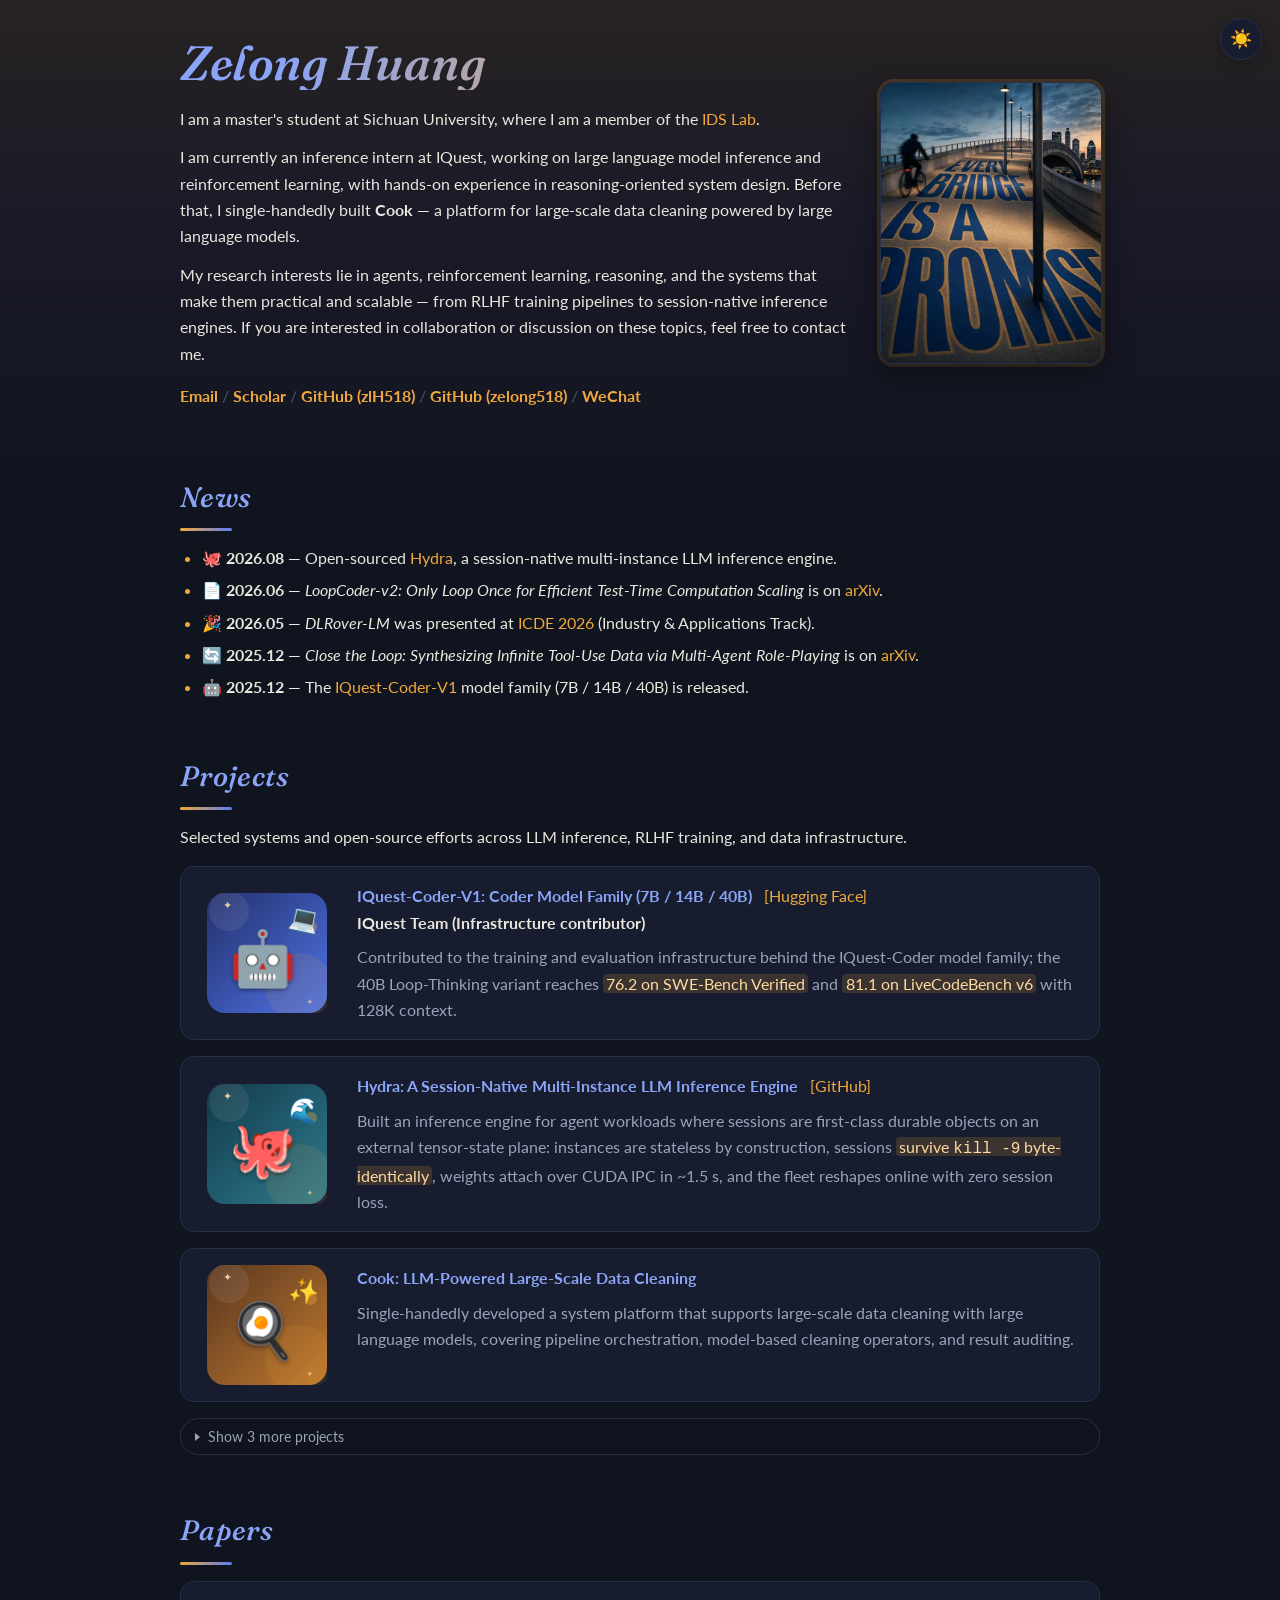
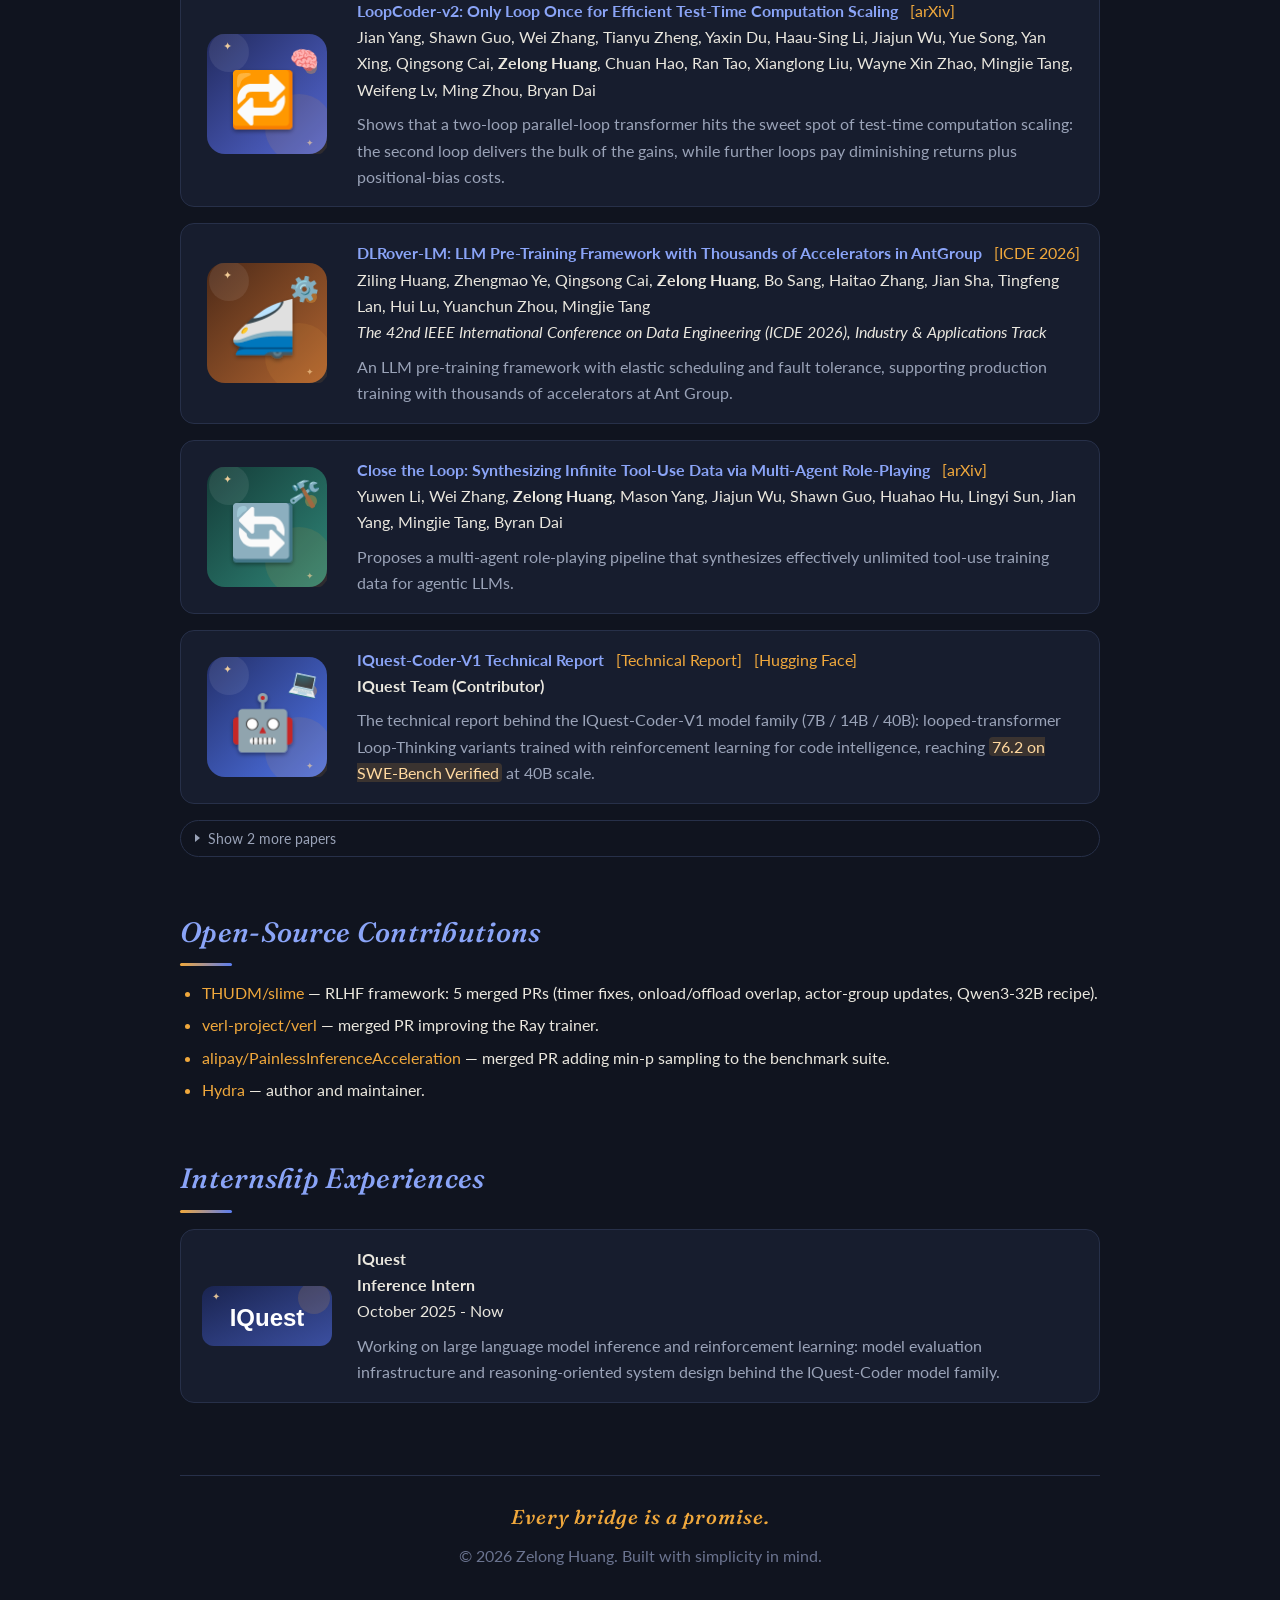
<file: index.html>
<!DOCTYPE HTML>
<html lang="en">
  <head>
    <meta charset="UTF-8">

    <title>Zelong Huang - LLM Systems</title>

    <meta name="author" content="Zelong Huang">
    <meta name="description" content="Personal website of Zelong Huang, working on LLM inference, reinforcement learning, and machine learning systems at IQuest and Sichuan University.">
    <meta name="viewport" content="width=device-width, initial-scale=1">
    <meta name="theme-color" content="#10141f">
    <link rel="canonical" href="https://zelong518.github.io/">

    <!-- Open Graph / Facebook -->
    <meta property="og:type" content="website">
    <meta property="og:url" content="https://zelong518.github.io/">
    <meta property="og:title" content="Zelong Huang - LLM Systems">
    <meta property="og:site_name" content="Zelong Huang">
    <meta property="og:description" content="Working on LLM inference, reinforcement learning, and machine learning systems at IQuest and Sichuan University.">
    <meta property="og:image" content="https://zelong518.github.io/images/zelong/person.jpg">

    <!-- Twitter -->
    <meta property="twitter:card" content="summary">
    <meta property="twitter:url" content="https://zelong518.github.io/">
    <meta property="twitter:title" content="Zelong Huang - LLM Systems">
    <meta property="twitter:description" content="Working on LLM inference, reinforcement learning, and machine learning systems at IQuest and Sichuan University.">

    <link rel="icon" href="images/favicon/favicon.svg" type="image/svg+xml">
    <link rel="preconnect" href="https://fonts.googleapis.com">
    <link rel="preconnect" href="https://fonts.gstatic.com" crossorigin>
    <link rel="stylesheet" href="https://fonts.googleapis.com/css2?family=Fraunces:ital,opsz,wght@0,9..144,400..650;1,9..144,400..650&family=Lato:ital,wght@0,400;0,700;1,400;1,700&display=swap">
    <link rel="stylesheet" type="text/css" href="stylesheet.css">
    <script>
      try {
        if (localStorage.getItem('theme') === 'light') {
          document.documentElement.setAttribute('data-theme', 'light');
        }
      } catch (e) {}
    </script>


  </head>

  <body>
    <button id="theme-toggle" class="theme-toggle" type="button" aria-label="Switch to day theme">☀️</button>
    <main class="container">
      <header class="hero">
        <div class="hero-main">
          <h1 class="name">Zelong Huang</h1>
          <p>
            I am a master's student at Sichuan University, where I am a member of the
            <a href="https://ids-lab-asia.github.io/" target="_blank" rel="noopener noreferrer">IDS Lab</a>.
          </p>
          <p>
            I am currently an inference intern at IQuest, working on large language model inference and
            reinforcement learning, with hands-on experience in reasoning-oriented system design.
            Before that, I single-handedly built <strong>Cook</strong> &mdash; a platform for large-scale
            data cleaning powered by large language models.
          </p>
          <p>
            My research interests lie in agents, reinforcement learning, reasoning, and the systems that
            make them practical and scalable &mdash; from RLHF training pipelines to session-native
            inference engines. If you are interested in collaboration or discussion on these topics,
            feel free to contact me.
          </p>

          <p class="links">
            <a href="email.html">Email</a>
            <span class="sep" aria-hidden="true">/</span>
            <a href="https://scholar.google.com/citations?user=677aztEAAAAJ&amp;hl=en" target="_blank" rel="noopener noreferrer">Scholar</a>
            <span class="sep" aria-hidden="true">/</span>
            <a href="https://github.com/zlH518" target="_blank" rel="noopener noreferrer">GitHub (zlH518)</a>
            <span class="sep" aria-hidden="true">/</span>
            <a href="https://github.com/zelong518" target="_blank" rel="noopener noreferrer">GitHub (zelong518)</a>
            <span class="sep" aria-hidden="true">/</span>
            <a href="weixin.html">WeChat</a>
          </p>
        </div>
        <div class="hero-aside">
          <a href="images/zelong/person.jpg" aria-label="Open avatar of Zelong Huang">
            <img class="avatar" alt="Avatar of Zelong Huang — a dusk footbridge painted with the words EVERY BRIDGE IS A PROMISE" src="images/zelong/person.jpg" style="--avatar-x: 50%; --avatar-y: 50%;">
          </a>
        </div>
      </header>

      <section class="section">
        <h2>News</h2>
        <ul class="list">
          <li>🐙 <strong>2026.08</strong> &mdash; Open-sourced <a href="https://github.com/zelong518/Hydra" target="_blank" rel="noopener noreferrer">Hydra</a>, a session-native multi-instance LLM inference engine.</li>
          <li>📄 <strong>2026.06</strong> &mdash; <em>LoopCoder-v2: Only Loop Once for Efficient Test-Time Computation Scaling</em> is on <a href="https://arxiv.org/abs/2606.18023" target="_blank" rel="noopener noreferrer">arXiv</a>.</li>
          <li>🎉 <strong>2026.05</strong> &mdash; <em>DLRover-LM</em> was presented at <a href="https://icde2026.github.io/ia-papers.html" target="_blank" rel="noopener noreferrer">ICDE 2026</a> (Industry &amp; Applications Track).</li>
          <li>🔄 <strong>2025.12</strong> &mdash; <em>Close the Loop: Synthesizing Infinite Tool-Use Data via Multi-Agent Role-Playing</em> is on <a href="https://arxiv.org/abs/2512.23611" target="_blank" rel="noopener noreferrer">arXiv</a>.</li>
          <li>🤖 <strong>2025.12</strong> &mdash; The <a href="https://huggingface.co/IQuestLab/IQuest-Coder-V1-40B-Loop-Thinking" target="_blank" rel="noopener noreferrer">IQuest-Coder-V1</a> model family (7B / 14B / 40B) is released.</li>
        </ul>
      </section>

      <section class="section">
        <h2>Projects</h2>
        <p>Selected systems and open-source efforts across LLM inference, RLHF training, and data infrastructure.</p>

        <div class="entries">
          <article class="entry">
            <div class="entry-media">
              <img class="entry-img" src="images/zelong/iquest-coder.svg" alt="Artwork for IQuest-Coder-V1" width="120" height="120" loading="lazy">
            </div>
            <div class="entry-body">
              <div class="entry-heading">
                <span class="papertitle">IQuest-Coder-V1: Coder Model Family (7B / 14B / 40B)</span>
                <span class="entry-links-inline">
                  <a href="https://huggingface.co/IQuestLab/IQuest-Coder-V1-40B-Loop-Thinking" target="_blank" rel="noopener noreferrer" aria-label="Open IQuest-Coder-V1 on Hugging Face">[Hugging Face]</a>
                </span>
              </div>
              <strong>IQuest Team (Infrastructure contributor)</strong>
              <p>Contributed to the training and evaluation infrastructure behind the IQuest-Coder model family; the 40B Loop-Thinking variant reaches <mark>76.2 on SWE-Bench Verified</mark> and <mark>81.1 on LiveCodeBench v6</mark> with 128K context.</p>
            </div>
          </article>

          <article class="entry">
            <div class="entry-media">
              <img class="entry-img" src="images/zelong/hydra.svg" alt="Artwork for Hydra" width="120" height="120" loading="lazy">
            </div>
            <div class="entry-body">
              <div class="entry-heading">
                <span class="papertitle">Hydra: A Session-Native Multi-Instance LLM Inference Engine</span>
                <span class="entry-links-inline">
                  <a href="https://github.com/zelong518/Hydra" target="_blank" rel="noopener noreferrer" aria-label="Open the Hydra GitHub repository">[GitHub]</a>
                </span>
              </div>
              <p>Built an inference engine for agent workloads where sessions are first-class durable objects on an external tensor-state plane: instances are stateless by construction, sessions <mark>survive <code>kill -9</code> byte-identically</mark>, weights attach over CUDA IPC in ~1.5 s, and the fleet reshapes online with zero session loss.</p>
            </div>
          </article>

          <article class="entry">
            <div class="entry-media">
              <img class="entry-img" src="images/zelong/cook.svg" alt="Artwork for Cook" width="120" height="120" loading="lazy">
            </div>
            <div class="entry-body">
              <div class="entry-heading">
                <span class="papertitle">Cook: LLM-Powered Large-Scale Data Cleaning</span>
              </div>
              <p>Single-handedly developed a system platform that supports large-scale data cleaning with large language models, covering pipeline orchestration, model-based cleaning operators, and result auditing.</p>
            </div>
          </article>

          <details class="entries-more">
            <summary>
              <span class="entries-more__show">Show 3 more projects</span>
              <span class="entries-more__hide">Show less</span>
            </summary>

            <article class="entry">
              <div class="entry-media">
                <img class="entry-img" src="images/zelong/rlhf.svg" alt="Artwork for multi-task RLHF system" width="120" height="120" loading="lazy">
              </div>
              <div class="entry-body">
                <div class="entry-heading">
                  <span class="papertitle">Multi-Task RLHF Training System on slime (Megatron + SGLang)</span>
                </div>
                <p>Implemented a multi-task pipeline-bubble-filling framework that interleaves rollout and training phases across RL tasks, plus a runtime-metric-driven adaptive GPU allocation algorithm &mdash; shortening end-to-end RLHF training by 23.8&ndash;36.1% without accuracy loss.</p>
              </div>
            </article>

            <article class="entry">
              <div class="entry-media">
                <img class="entry-img" src="images/zelong/evalplat.svg" alt="Artwork for evaluation and data platform" width="120" height="120" loading="lazy">
              </div>
              <div class="entry-body">
                <div class="entry-heading">
                  <span class="papertitle">LLM Evaluation &amp; Data-Transfer Platform</span>
                </div>
                <p>Optimized a Temporal + vLLM evaluation pipeline for parallel multi-model, multi-benchmark runs (&gt;30% faster end-to-end); built a lineage-tracked GPFS&harr;OSS data-transfer service and a Chatbot-Arena-style side-by-side comparison platform.</p>
              </div>
            </article>

            <article class="entry">
              <div class="entry-media">
                <img class="entry-img" src="images/zelong/moe.svg" alt="Artwork for MoE distributed training" width="120" height="120" loading="lazy">
              </div>
              <div class="entry-body">
                <div class="entry-heading">
                  <span class="papertitle">MoE Distributed Training at 3072 &times; Ascend 910B</span>
                </div>
                <p>Studied FSDP+EP hybrid parallelism for MoE models at thousand-card scale; improved prefetch-based communication/computation overlap to reach 24% MFU, and designed fine-grained failure self-healing that raised effective training time to 95%.</p>
              </div>
            </article>
          </details>
        </div>
      </section>

      <section class="section">
        <h2>Papers</h2>
        <div class="entries">
          <article class="entry">
            <div class="entry-media">
              <img class="entry-img" src="images/zelong/loopcoder.svg" alt="Artwork for LoopCoder-v2" width="120" height="120" loading="lazy">
            </div>
            <div class="entry-body">
              <div class="entry-heading">
                <span class="papertitle">LoopCoder-v2: Only Loop Once for Efficient Test-Time Computation Scaling</span>
                <span class="entry-links-inline">
                  <a href="https://arxiv.org/abs/2606.18023" target="_blank" rel="noopener noreferrer" aria-label="Read LoopCoder-v2 on arXiv">[arXiv]</a>
                </span>
              </div>
              Jian Yang, Shawn Guo, Wei Zhang, Tianyu Zheng, Yaxin Du, Haau-Sing Li, Jiajun Wu, Yue Song, Yan Xing, Qingsong Cai, <strong>Zelong Huang</strong>, Chuan Hao, Ran Tao, Xianglong Liu, Wayne Xin Zhao, Mingjie Tang, Weifeng Lv, Ming Zhou, Bryan Dai
              <p>Shows that a two-loop parallel-loop transformer hits the sweet spot of test-time computation scaling: the second loop delivers the bulk of the gains, while further loops pay diminishing returns plus positional-bias costs.</p>
            </div>
          </article>

          <article class="entry">
            <div class="entry-media">
              <img class="entry-img" src="images/zelong/dlrover.svg" alt="Artwork for DLRover-LM" width="120" height="120" loading="lazy">
            </div>
            <div class="entry-body">
              <div class="entry-heading">
                <span class="papertitle">DLRover-LM: LLM Pre-Training Framework with Thousands of Accelerators in AntGroup</span>
                <span class="entry-links-inline">
                  <a href="https://icde2026.github.io/ia-papers.html" target="_blank" rel="noopener noreferrer" aria-label="See DLRover-LM in the ICDE 2026 accepted papers list">[ICDE 2026]</a>
                </span>
              </div>
              Ziling Huang, Zhengmao Ye, Qingsong Cai, <strong>Zelong Huang</strong>, Bo Sang, Haitao Zhang, Jian Sha, Tingfeng Lan, Hui Lu, Yuanchun Zhou, Mingjie Tang
              <br>
              <em>The 42nd IEEE International Conference on Data Engineering (ICDE 2026), Industry &amp; Applications Track</em>
              <p>An LLM pre-training framework with elastic scheduling and fault tolerance, supporting production training with thousands of accelerators at Ant Group.</p>
            </div>
          </article>

          <article class="entry">
            <div class="entry-media">
              <img class="entry-img" src="images/zelong/closetheloop.svg" alt="Artwork for Close the Loop" width="120" height="120" loading="lazy">
            </div>
            <div class="entry-body">
              <div class="entry-heading">
                <span class="papertitle">Close the Loop: Synthesizing Infinite Tool-Use Data via Multi-Agent Role-Playing</span>
                <span class="entry-links-inline">
                  <a href="https://arxiv.org/abs/2512.23611" target="_blank" rel="noopener noreferrer" aria-label="Read Close the Loop on arXiv">[arXiv]</a>
                </span>
              </div>
              Yuwen Li, Wei Zhang, <strong>Zelong Huang</strong>, Mason Yang, Jiajun Wu, Shawn Guo, Huahao Hu, Lingyi Sun, Jian Yang, Mingjie Tang, Byran Dai
              <p>Proposes a multi-agent role-playing pipeline that synthesizes effectively unlimited tool-use training data for agentic LLMs.</p>
            </div>
          </article>

          <article class="entry">
            <div class="entry-media">
              <img class="entry-img" src="images/zelong/iquest-coder.svg" alt="Artwork for the IQuest-Coder-V1 Technical Report" width="120" height="120" loading="lazy">
            </div>
            <div class="entry-body">
              <div class="entry-heading">
                <span class="papertitle">IQuest-Coder-V1 Technical Report</span>
                <span class="entry-links-inline">
                  <a href="https://github.com/IQuestLab/IQuest-Coder-V1/blob/main/papers/IQuest_Coder_Technical_Report.pdf" target="_blank" rel="noopener noreferrer" aria-label="Read the IQuest-Coder-V1 technical report">[Technical Report]</a>
                  <a href="https://huggingface.co/IQuestLab/IQuest-Coder-V1-40B-Loop-Thinking" target="_blank" rel="noopener noreferrer" aria-label="Open IQuest-Coder-V1 on Hugging Face">[Hugging Face]</a>
                </span>
              </div>
              <strong>IQuest Team (Contributor)</strong>
              <p>The technical report behind the IQuest-Coder-V1 model family (7B / 14B / 40B): looped-transformer Loop-Thinking variants trained with reinforcement learning for code intelligence, reaching <mark>76.2 on SWE-Bench Verified</mark> at 40B scale.</p>
            </div>
          </article>

          <details class="entries-more">
            <summary>
              <span class="entries-more__show">Show 2 more papers</span>
              <span class="entries-more__hide">Show less</span>
            </summary>

          <article class="entry">
            <div class="entry-media">
              <img class="entry-img" src="images/zelong/mlora.svg" alt="Artwork for mLoRA" width="120" height="120" loading="lazy">
            </div>
            <div class="entry-body">
              <div class="entry-heading">
                <span class="papertitle">mLoRA: An Efficient System for Parallel Fine-Tuning of Multiple LoRA Adapters</span>
              </div>
              <strong>Major contributor</strong>
              <br>
              <em>Submitted to the ICDE Demo Track</em>
              <p>Built the demonstration scenarios (Text2SQL and LLM4DP downstream tasks) that showcase high-throughput parallel fine-tuning of many LoRA adapters, and collected the system experiment data for the submission.</p>
            </div>
          </article>

          <article class="entry">
            <div class="entry-media">
              <img class="entry-img" src="images/zelong/paper-rlhf.svg" alt="Artwork for RLHF paper in preparation" width="120" height="120" loading="lazy">
            </div>
            <div class="entry-body">
              <div class="entry-heading">
                <span class="papertitle">Multi-Task Pipeline-Bubble Filling for RLHF Training</span>
              </div>
              <em>In preparation</em>
              <p>Interleaves rollout and training phases across concurrent RL tasks with adaptive GPU re-allocation, delivering a <mark>23.8&ndash;36.1%</mark> end-to-end RLHF speedup without affecting convergence.</p>
            </div>
          </article>
          </details>
        </div>
      </section>

      <section class="section">
        <h2>Open-Source Contributions</h2>
        <ul class="list">
          <li><a href="https://github.com/THUDM/slime" target="_blank" rel="noopener noreferrer">THUDM/slime</a> &mdash; RLHF framework: 5 merged PRs (timer fixes, onload/offload overlap, actor-group updates, Qwen3-32B recipe).</li>
          <li><a href="https://github.com/verl-project/verl" target="_blank" rel="noopener noreferrer">verl-project/verl</a> &mdash; merged PR improving the Ray trainer.</li>
          <li><a href="https://github.com/alipay/PainlessInferenceAcceleration" target="_blank" rel="noopener noreferrer">alipay/PainlessInferenceAcceleration</a> &mdash; merged PR adding min-p sampling to the benchmark suite.</li>
          <li><a href="https://github.com/zelong518/Hydra" target="_blank" rel="noopener noreferrer">Hydra</a> &mdash; author and maintainer.</li>
        </ul>
      </section>

      <section class="section">
        <h2>Internship Experiences</h2>
        <div class="entries">
          <article class="entry">
            <div class="entry-media">
              <img class="entry-img entry-img--logo" src="images/zelong/iquest.svg" alt="IQuest" width="130" height="60" loading="lazy">
            </div>
            <div class="entry-body">
              <strong>IQuest</strong>
              <br>
              <strong>Inference Intern</strong>
              <br>
              October 2025 - Now
              <p>Working on large language model inference and reinforcement learning: model evaluation infrastructure and reasoning-oriented system design behind the IQuest-Coder model family.</p>
            </div>
          </article>
        </div>
      </section>

      <footer class="footer">
        <p class="motto">Every bridge is a promise.</p>
        <p>&copy; 2026 Zelong Huang. Built with simplicity in mind.</p>
      </footer>
    </main>

    <script>
      (function () {
        var btn = document.getElementById('theme-toggle');
        function isLight() {
          return document.documentElement.getAttribute('data-theme') === 'light';
        }
        function paint() {
          btn.textContent = isLight() ? '🌙' : '☀️';
          btn.setAttribute('aria-label', isLight() ? 'Switch to night theme' : 'Switch to day theme');
        }
        btn.addEventListener('click', function () {
          if (isLight()) {
            document.documentElement.removeAttribute('data-theme');
          } else {
            document.documentElement.setAttribute('data-theme', 'light');
          }
          try { localStorage.setItem('theme', isLight() ? 'light' : 'dusk'); } catch (e) {}
          paint();
        });
        paint();
      })();
    </script>
  </body>
</html>
</file>
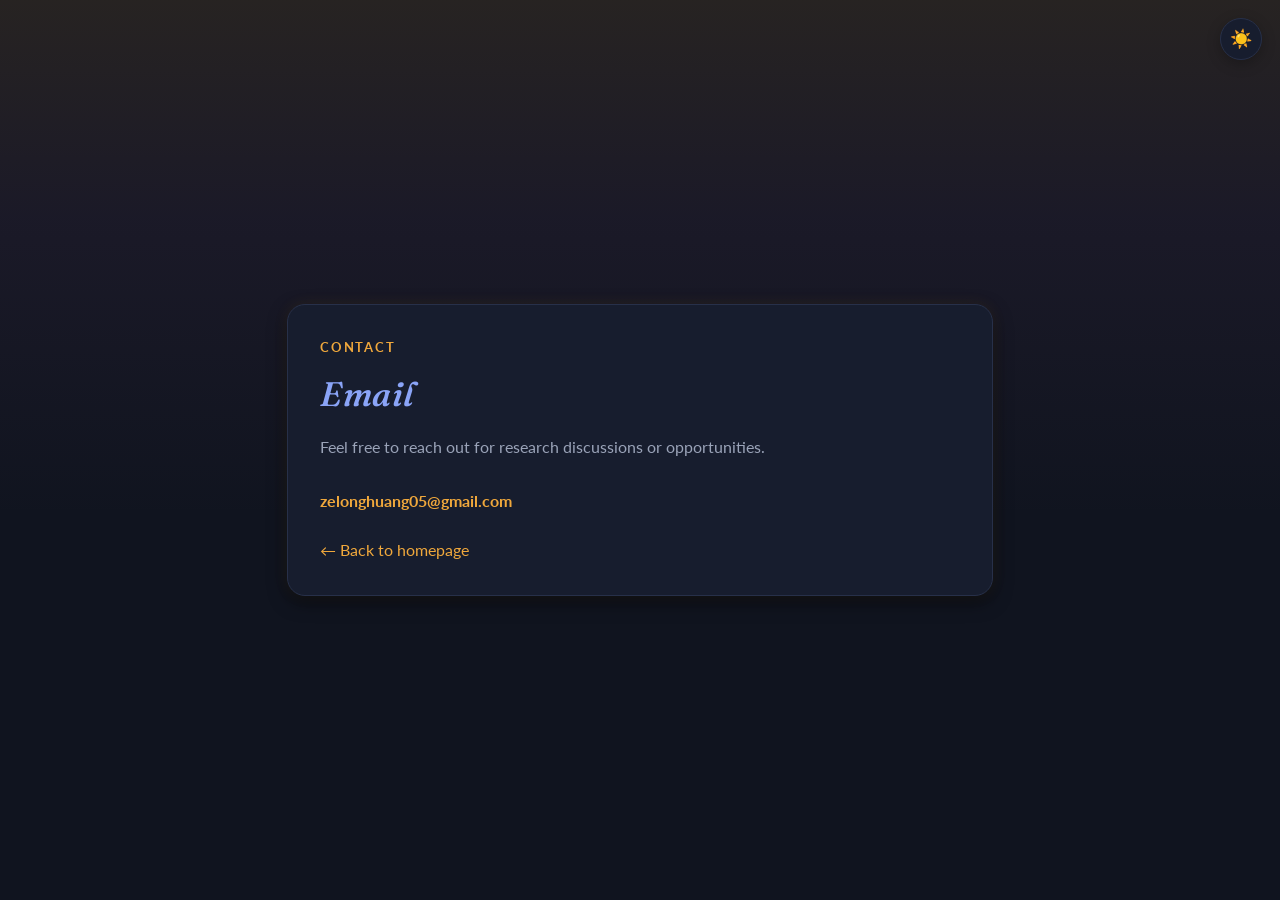
<file: email.html>
<!DOCTYPE HTML>
<html lang="en">
  <head>
    <meta charset="UTF-8">
    <title>Email - Zelong Huang</title>
    <meta name="viewport" content="width=device-width, initial-scale=1">
    <meta name="description" content="Email contact page for Zelong Huang.">
    <link rel="icon" href="images/favicon/favicon.svg" type="image/svg+xml">
    <link rel="preconnect" href="https://fonts.googleapis.com">
    <link rel="preconnect" href="https://fonts.gstatic.com" crossorigin>
    <link rel="stylesheet" href="https://fonts.googleapis.com/css2?family=Fraunces:ital,opsz,wght@0,9..144,400..650;1,9..144,400..650&family=Lato:ital,wght@0,400;0,700;1,400;1,700&display=swap">
    <link rel="stylesheet" type="text/css" href="stylesheet.css">
    <script>
      try {
        if (localStorage.getItem('theme') === 'light') {
          document.documentElement.setAttribute('data-theme', 'light');
        }
      } catch (e) {}
    </script>

  </head>

  <body>
    <button id="theme-toggle" class="theme-toggle" type="button" aria-label="Switch to day theme">☀️</button>
    <main class="container contact-page">
      <section class="contact-card">
        <p class="contact-kicker">Contact</p>
        <h1 class="contact-title">Email</h1>
        <p class="contact-text">Feel free to reach out for research discussions or opportunities.</p>
        <p class="contact-value">
          <a href="mailto:zelonghuang05@gmail.com">zelonghuang05@gmail.com</a>
        </p>
        <p class="contact-back"><a href="index.html">&larr; Back to homepage</a></p>
      </section>
    </main>

    <script>
      (function () {
        var btn = document.getElementById('theme-toggle');
        function isLight() {
          return document.documentElement.getAttribute('data-theme') === 'light';
        }
        function paint() {
          btn.textContent = isLight() ? '🌙' : '☀️';
          btn.setAttribute('aria-label', isLight() ? 'Switch to night theme' : 'Switch to day theme');
        }
        btn.addEventListener('click', function () {
          if (isLight()) {
            document.documentElement.removeAttribute('data-theme');
          } else {
            document.documentElement.setAttribute('data-theme', 'light');
          }
          try { localStorage.setItem('theme', isLight() ? 'light' : 'dusk'); } catch (e) {}
          paint();
        });
        paint();
      })();
    </script>
  </body>
</html>
</file>
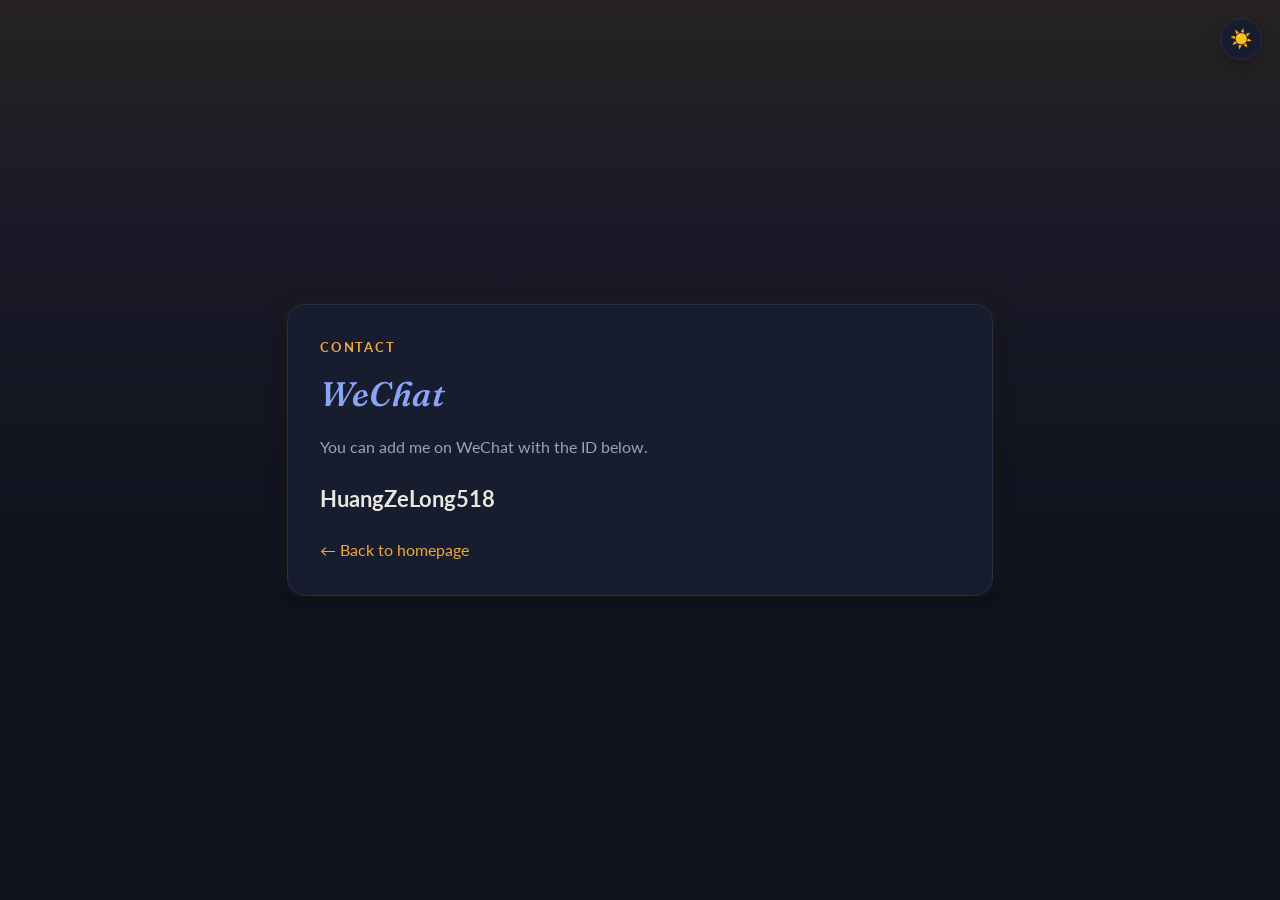
<file: weixin.html>
<!DOCTYPE HTML>
<html lang="en">
  <head>
    <meta charset="UTF-8">
    <title>WeChat - Zelong Huang</title>
    <meta name="viewport" content="width=device-width, initial-scale=1">
    <meta name="description" content="WeChat contact page for Zelong Huang.">
    <link rel="icon" href="images/favicon/favicon.svg" type="image/svg+xml">
    <link rel="preconnect" href="https://fonts.googleapis.com">
    <link rel="preconnect" href="https://fonts.gstatic.com" crossorigin>
    <link rel="stylesheet" href="https://fonts.googleapis.com/css2?family=Fraunces:ital,opsz,wght@0,9..144,400..650;1,9..144,400..650&family=Lato:ital,wght@0,400;0,700;1,400;1,700&display=swap">
    <link rel="stylesheet" type="text/css" href="stylesheet.css">
    <script>
      try {
        if (localStorage.getItem('theme') === 'light') {
          document.documentElement.setAttribute('data-theme', 'light');
        }
      } catch (e) {}
    </script>

  </head>

  <body>
    <button id="theme-toggle" class="theme-toggle" type="button" aria-label="Switch to day theme">☀️</button>
    <main class="container contact-page">
      <section class="contact-card">
        <p class="contact-kicker">Contact</p>
        <h1 class="contact-title">WeChat</h1>
        <p class="contact-text">You can add me on WeChat with the ID below.</p>
        <p class="contact-value">HuangZeLong518</p>
        <p class="contact-back"><a href="index.html">&larr; Back to homepage</a></p>
      </section>
    </main>

    <script>
      (function () {
        var btn = document.getElementById('theme-toggle');
        function isLight() {
          return document.documentElement.getAttribute('data-theme') === 'light';
        }
        function paint() {
          btn.textContent = isLight() ? '🌙' : '☀️';
          btn.setAttribute('aria-label', isLight() ? 'Switch to night theme' : 'Switch to day theme');
        }
        btn.addEventListener('click', function () {
          if (isLight()) {
            document.documentElement.removeAttribute('data-theme');
          } else {
            document.documentElement.setAttribute('data-theme', 'light');
          }
          try { localStorage.setItem('theme', isLight() ? 'light' : 'dusk'); } catch (e) {}
          paint();
        });
        paint();
      })();
    </script>
  </body>
</html>
</file>
<file: stylesheet.css>
/* ================================================================
   Dusk bridge theme — cobalt & amber.
   Default: dusk (night). Toggle stamps data-theme="light" for day.
   Display face: Fraunces italic. Body face: Lato.
   ================================================================ */

:root {
  --ground: #10141f;
  --card: #171d2e;
  --card-edge: #273049;
  --card-hover: #1b2236;
  --ink: #eae7de;
  --muted: #9aa3b8;
  --cobalt: #5b7df0;
  --cobalt-bright: #8aa4f7;
  --amber: #f0a83c;
  --amber-soft: #ffd9a0;
  --mark-bg: rgba(240, 168, 60, 0.16);
  --mark-ink: #ffd9a0;
  --sep: #4a5470;
  --footer-ink: #6b7490;
  --sky-1: rgba(240, 168, 60, 0.10);
  --sky-2: rgba(197, 111, 177, 0.06);
  --card-shadow: 0 6px 18px rgba(0, 0, 0, 0.5), 0 0 14px rgba(240, 168, 60, 0.10);
  --avatar-shadow: 0 10px 30px rgba(0, 0, 0, 0.45), 0 0 0 3px rgba(240, 168, 60, 0.18);
}

:root[data-theme="light"] {
  --ground: #f2f0ea;
  --card: #ffffff;
  --card-edge: #e3e0d6;
  --card-hover: #faf7f0;
  --ink: #232735;
  --muted: #5d6478;
  --cobalt: #2c4fd0;
  --cobalt-bright: #3558d8;
  --amber: #b7761a;
  --amber-soft: #8a5a12;
  --mark-bg: rgba(240, 168, 60, 0.25);
  --mark-ink: #7a5210;
  --sep: #b9b4a6;
  --footer-ink: #8a8574;
  --sky-1: rgba(240, 168, 60, 0.16);
  --sky-2: rgba(91, 125, 240, 0.06);
  --card-shadow: 0 6px 18px rgba(30, 36, 60, 0.14), 0 0 14px rgba(240, 168, 60, 0.12);
  --avatar-shadow: 0 10px 30px rgba(30, 36, 60, 0.22), 0 0 0 3px rgba(240, 168, 60, 0.25);
}

a {
  color: var(--amber);
  text-decoration: none;
}

a:focus,
a:hover {
  color: var(--cobalt-bright);
  text-decoration: none;
}

a:focus-visible {
  outline: 2px solid var(--amber);
  outline-offset: 2px;
  border-radius: 3px;
}

body,
p,
a,
li {
  font-family: 'Lato', Verdana, Helvetica, sans-serif;
  font-size: 16px;
}

strong {
  font-family: 'Lato', Verdana, Helvetica, sans-serif;
  font-size: 16px;
  color: var(--ink);
}

h2 {
  margin: 0 0 14px 0;
  font-family: 'Fraunces', Georgia, 'Songti SC', serif;
  font-style: italic;
  font-weight: 520;
  font-size: 28px;
  letter-spacing: 0.3px;
  color: var(--cobalt-bright);
  text-wrap: balance;
}

h2::after {
  content: "";
  display: block;
  width: 52px;
  height: 3px;
  margin-top: 8px;
  background: linear-gradient(90deg, var(--amber), var(--cobalt));
  border-radius: 2px;
}

.papertitle {
  font-family: 'Lato', Verdana, Helvetica, sans-serif;
  font-size: 16px;
  font-weight: 700;
  color: var(--cobalt-bright);
}

.name {
  padding-top: 12px;
  margin: 0 0 16px 0;
  font-family: 'Fraunces', Georgia, serif;
  font-style: italic;
  font-weight: 560;
  font-size: 48px;
  letter-spacing: 0.5px;
  line-height: 1.12;
  color: var(--cobalt-bright);
  background: linear-gradient(92deg, var(--cobalt-bright) 15%, var(--amber) 90%);
  -webkit-background-clip: text;
  background-clip: text;
  -webkit-text-fill-color: transparent;
  text-wrap: balance;
}

span.highlight,
mark {
  padding: 0 0.2em;
  border-radius: 4px;
  background: var(--mark-bg);
  color: var(--mark-ink);
}

/* Layout */
body {
  margin: 0;
  padding: 24px 16px;
  line-height: 1.65;
  color: var(--ink);
  background:
    linear-gradient(180deg,
      var(--sky-1) 0,
      var(--sky-2) 220px,
      rgba(0, 0, 0, 0) 520px),
    var(--ground);
}

p {
  margin: 0 0 12px 0;
}

ul {
  margin: 0;
}

.container {
  width: 100%;
  max-width: 920px;
  margin: 0 auto;
}

.theme-toggle {
  position: fixed;
  top: 18px;
  right: 18px;
  z-index: 10;
  width: 42px;
  height: 42px;
  border-radius: 50%;
  border: 1px solid var(--card-edge);
  background: var(--card);
  color: var(--ink);
  font-size: 18px;
  line-height: 1;
  cursor: pointer;
  display: flex;
  align-items: center;
  justify-content: center;
  box-shadow: 0 4px 14px rgba(0, 0, 0, 0.25);
  transition: border-color 0.15s ease, transform 0.15s ease;
}

.theme-toggle:hover {
  border-color: var(--amber);
  transform: translateY(-1px);
}

.theme-toggle:focus-visible {
  outline: 2px solid var(--amber);
  outline-offset: 2px;
}

.hero {
  display: grid;
  grid-template-columns: 1fr 220px;
  gap: 28px;
  align-items: center;
}

.hero-aside {
  display: flex;
  justify-content: center;
}

.avatar {
  width: 220px;
  height: 280px;
  max-width: 100%;
  border-radius: 14px;
  object-fit: cover;
  object-position: var(--avatar-x, 50%) var(--avatar-y, 50%);
  display: block;
  border: 1px solid var(--card-edge);
  box-shadow: var(--avatar-shadow);
}

.links {
  margin-top: 16px;
  display: flex;
  flex-wrap: wrap;
  gap: 4px;
  justify-content: flex-start;
}

.links a {
  font-weight: 700;
}

.sep {
  color: var(--sep);
}

.section {
  margin-top: 52px;
}

.entries {
  display: flex;
  flex-direction: column;
  gap: 16px;
  margin-top: 16px;
}

.entry {
  display: grid;
  grid-template-columns: 140px 1fr;
  gap: 20px;
  padding: 16px;
  border: 1px solid var(--card-edge);
  border-radius: 14px;
  background: var(--card);
  transition: all 0.2s ease;
}

.entry:hover {
  background: var(--card-hover);
  border-color: rgba(240, 168, 60, 0.55);
  transform: translateY(-2px);
  box-shadow: var(--card-shadow);
}

@media (prefers-reduced-motion: reduce) {
  .entry,
  .theme-toggle,
  .entries-more > summary,
  .entries-more > summary::before {
    transition: none;
  }
  .entry:hover,
  .theme-toggle:hover {
    transform: none;
  }
}

.entries-more {
  display: flex;
  flex-direction: column;
  gap: 16px;
}

.entries-more > summary {
  list-style: none;
  cursor: pointer;
  align-self: flex-start;
  display: inline-flex;
  align-items: center;
  gap: 8px;
  padding: 6px 14px;
  border-radius: 999px;
  border: 1px solid var(--card-edge);
  font-size: 14px;
  color: var(--muted);
  user-select: none;
  transition: background-color 0.15s ease, border-color 0.15s ease, color 0.15s ease;
}

.entries-more > summary::-webkit-details-marker {
  display: none;
}

.entries-more > summary::before {
  content: "";
  width: 0;
  height: 0;
  border-left: 5px solid currentColor;
  border-top: 4px solid transparent;
  border-bottom: 4px solid transparent;
  transition: transform 0.2s ease;
}

.entries-more[open] > summary::before {
  transform: rotate(90deg);
}

.entries-more > summary:hover {
  background-color: var(--card-hover);
  border-color: rgba(240, 168, 60, 0.55);
  color: var(--amber);
}

.entries-more > summary:focus-visible {
  outline: 2px solid var(--amber);
  outline-offset: 2px;
}

.entries-more .entries-more__hide {
  display: none;
}

.entries-more[open] .entries-more__show {
  display: none;
}

.entries-more[open] .entries-more__hide {
  display: inline;
}

.entry-media {
  display: flex;
  align-items: center;
  justify-content: center;
}

.entry-img {
  width: 120px;
  height: 120px;
  object-fit: contain;
  display: block;
  border-radius: 8px;
}

.entry-img--logo {
  width: 130px;
  height: auto;
  max-height: 100px;
}

.entry-body .papertitle {
  display: inline;
  margin-bottom: 0;
}

.entry-heading {
  display: block;
}

.entry-links-inline {
  display: inline;
  margin-left: 8px;
}

.entry-links-inline a + a {
  margin-left: 8px;
}

.entry-body p:last-child {
  margin-top: 8px;
  margin-bottom: 0;
  color: var(--muted);
}

.list {
  margin-top: 8px;
  padding-left: 22px;
}

.list li {
  margin-bottom: 6px;
}

.list li::marker {
  color: var(--amber);
}

.footer {
  margin-top: 72px;
  padding-bottom: 32px;
  border-top: 1px solid var(--card-edge);
  padding-top: 24px;
  text-align: center;
  color: var(--footer-ink);
  font-size: 14px;
}

.footer .motto {
  font-family: 'Fraunces', Georgia, serif;
  font-style: italic;
  font-weight: 520;
  font-size: 20px;
  letter-spacing: 1px;
  color: var(--amber);
  margin-bottom: 10px;
}

.contact-page {
  min-height: calc(100vh - 48px);
  display: flex;
  align-items: center;
  justify-content: center;
}

.contact-card {
  width: 100%;
  max-width: 640px;
  padding: 32px;
  border: 1px solid var(--card-edge);
  border-radius: 18px;
  background: var(--card);
  box-shadow: var(--card-shadow);
}

.contact-kicker {
  margin-bottom: 8px;
  color: var(--amber);
  font-size: 13px;
  text-transform: uppercase;
  letter-spacing: 0.14em;
  font-weight: 700;
}

.contact-title {
  margin: 0 0 12px 0;
  font-family: 'Fraunces', Georgia, serif;
  font-style: italic;
  font-weight: 560;
  font-size: 34px;
  letter-spacing: 0.5px;
  color: var(--cobalt-bright);
}

.contact-text {
  color: var(--muted);
}

.contact-value {
  margin-top: 20px;
  margin-bottom: 20px;
  font-size: 22px;
  font-weight: 700;
  word-break: break-word;
  color: var(--ink);
}

.contact-back {
  margin-bottom: 0;
}

@media (max-width: 720px) {
  body {
    padding: 18px 14px;
  }

  .hero {
    grid-template-columns: 1fr;
    gap: 16px;
  }

  .name {
    padding-top: 0;
    text-align: center;
    font-size: 38px;
  }

  .hero-main {
    text-align: left;
  }

  .avatar {
    width: 180px;
    height: 240px;
  }

  .entry {
    grid-template-columns: 1fr;
  }

  .entry-media {
    justify-content: flex-start;
  }

  .theme-toggle {
    top: 12px;
    right: 12px;
  }

  .contact-page {
    min-height: auto;
  }

  .contact-card {
    padding: 24px 20px;
  }

  .contact-title {
    font-size: 28px;
  }

  .contact-value {
    font-size: 20px;
  }
}
</file>
